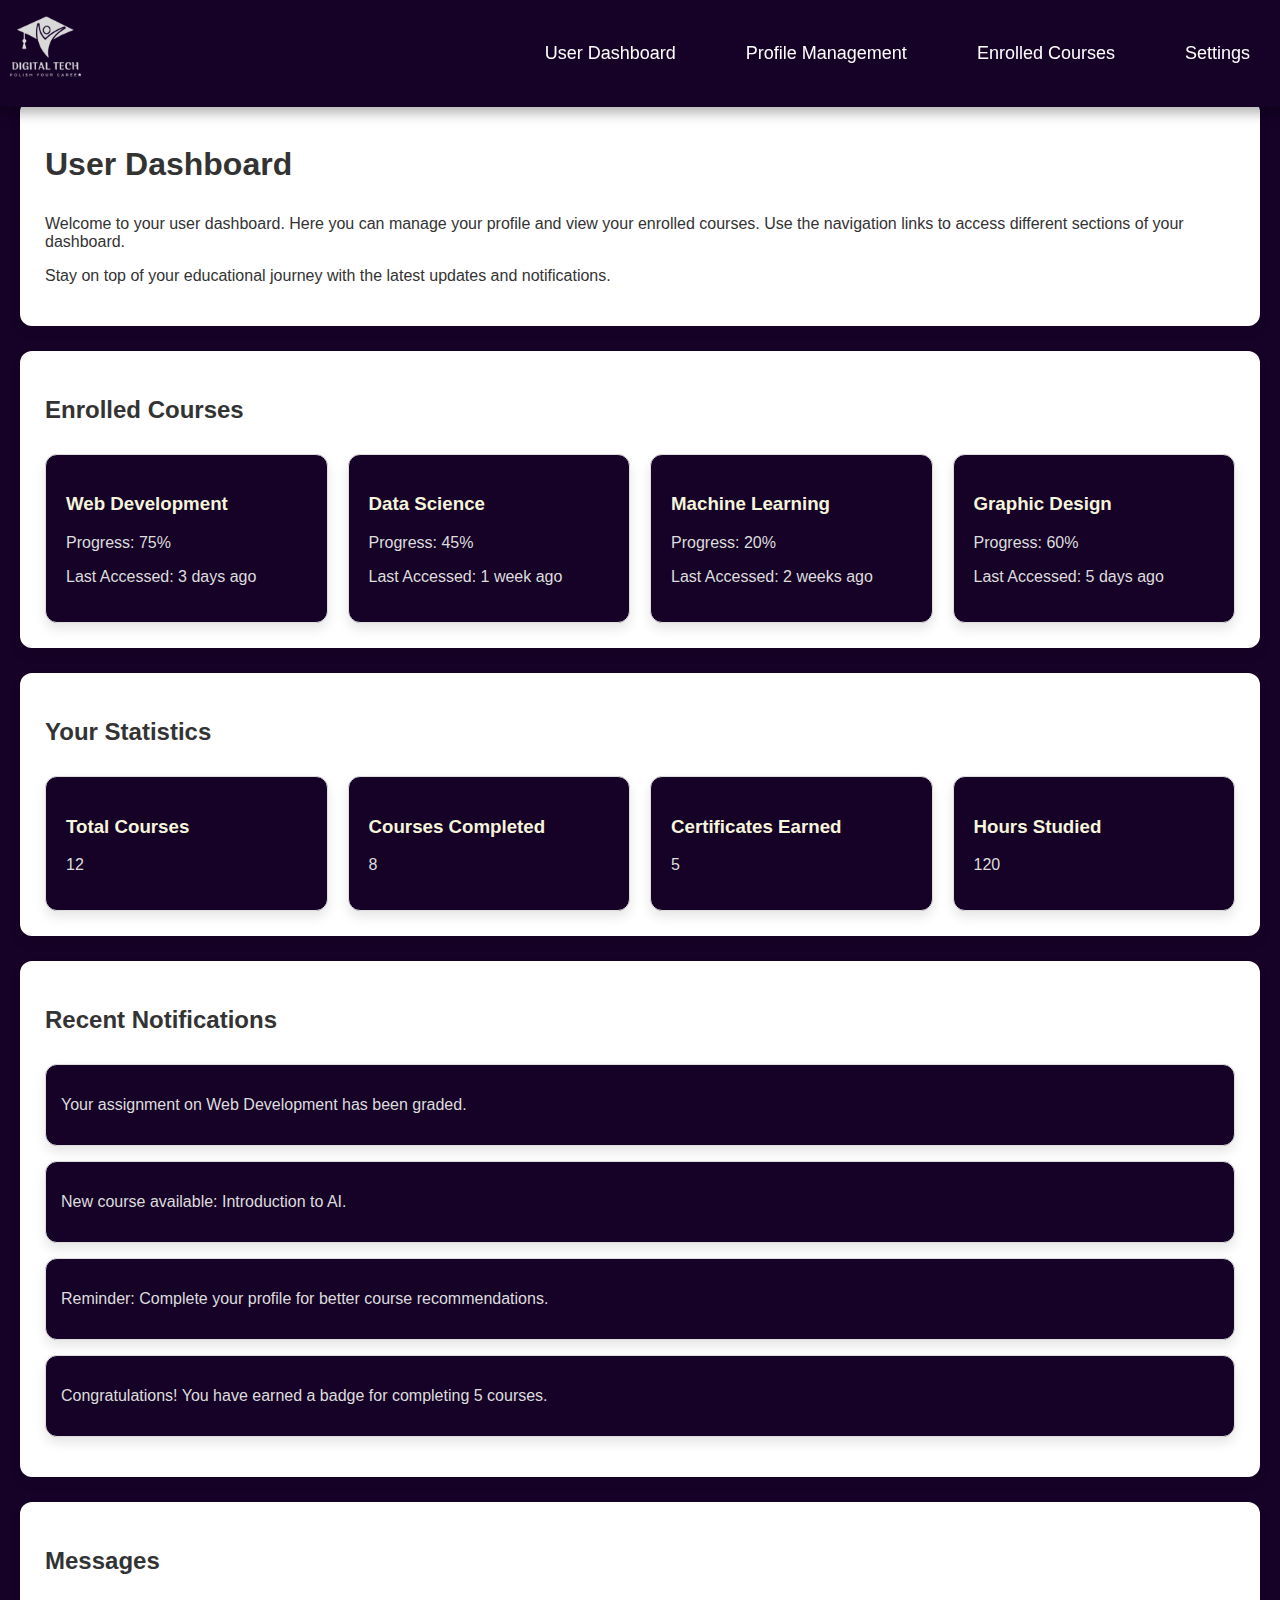
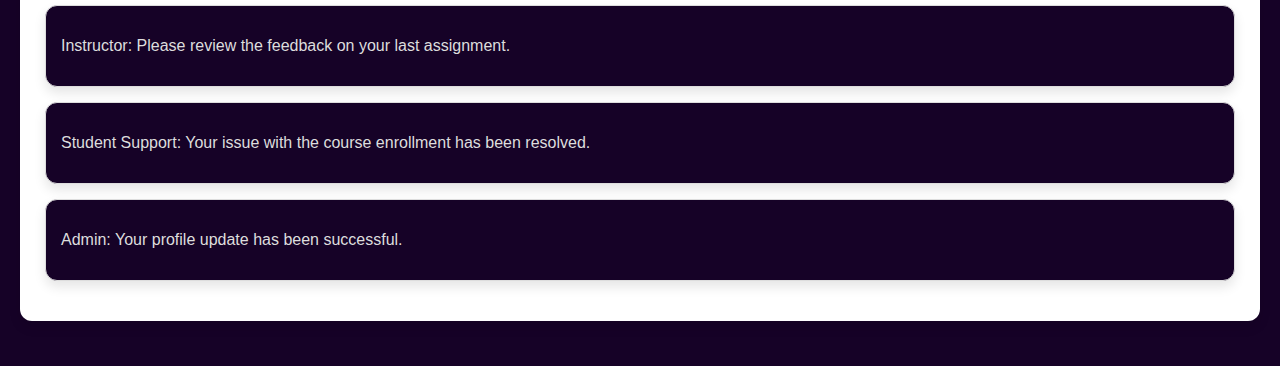
<file: Project/dashboard.html>
<!DOCTYPE html>
<html lang="en">
<head>
    <meta charset="UTF-8">
    <meta name="viewport" content="width=device-width, initial-scale=1.0">
    <title>User Dashboard</title>
    <style>
        body {
            margin: 0;
            font-family: 'Segoe UI', Tahoma, Geneva, Verdana, sans-serif;
            background-color:rgb(22, 2, 39);
            color: #333;
            display: flex;
            flex-direction: column;
        }

        .navbar {
            display: flex;
            flex-direction: row;
            background: rgb(22, 2, 39);
            color: white;
            padding: 10px 5px;
            width: 100%;
            box-shadow: 0 4px 8px rgba(0,0,0,0.2);
            position: fixed;
            top: 0;
            left: 0;
            z-index: 1000;
            align-items: center;
            transition: box-shadow 0.3s ease-in-out, background 0.3s ease;
        }

        .navbar:hover {
            box-shadow: 0 6px 12px rgba(0,0,0,0.3);
            background: rgb(22, 2, 39);
        }

        .logo {
            font-size: 26px;
            font-weight: bold;
            color: #fff;
            margin-right: auto;
        }

        .logo a {
            text-decoration: none;
            color: #fff;
            transition: color 0.3s;
        }

        .logo a:hover {
            color: #f4f4f9;
        }

        .navbar-menu {
            display: flex;
            flex-direction: row;
            align-items: center;
        }

        .navbar-menu a {
            text-decoration: none;
            color: white;
            margin: 0 20px;
            font-size: 18px;
            padding: 10px 15px;
            border-radius: 8px;
            transition: background-color 0.3s, color 0.3s, transform 0.3s;
        }

        .navbar-menu a:hover {
            background-color: #231a35;
            color: #f4f4f9;
            transform: scale(1.1);
        }

        .hamburger {
            display: none; /* Hidden by default */
            cursor: pointer;
            flex-direction: column;
            gap: 5px;
            margin-left: auto; /* Ensure it stays to the right */
        }

        .hamburger span {
            display: block;
            width: 25px;
            height: 2px; /* Adjusted for better visibility */
            background: white;
            border-radius: 3px;
            transition: background 0.3s, transform 0.3s;
        }

        .hamburger.open span:nth-child(1) {
            transform: rotate(45deg) translate(5px, 5px);
        }

        .hamburger.open span:nth-child(2) {
            opacity: 0;
        }

        .hamburger.open span:nth-child(3) {
            transform: rotate(-45deg) translate(5px, -5px);
        }

       

        .content {
            padding: 20px;
            margin-top: 80px; 
            flex: 1;
            transition: padding 0.3s ease-in-out;
        }

        section {
            background:#fff;
            border-radius: 12px;
            box-shadow: 0 6px 12px rgba(0,0,0,0.1);
            padding: 25px;
            margin-bottom: 25px;
            transition: box-shadow 0.3s ease-in-out, transform 0.3s ease-in-out;
        }

        section:hover {
            box-shadow: 0 12px 24px rgba(0,0,0,0.2);
            transform: translateY(-5px);
        }

        section h1, section h2 {
            color: #333;
            padding-bottom: 10px;
            transition: color 0.3s ease-in-out;
        }

        section:hover h1, section:hover h2 {
            color: rgb(35, 4, 61);
        }

        .course-grid {
            display: flex;
            gap: 20px;
            flex-wrap: wrap;
        }

        .course-card {
            background: rgb(22, 2, 39);
            border: 1px solid #ddd;
            border-radius: 12px;
            padding: 20px;
            box-shadow: 0 6px 12px rgba(0,0,0,0.1);
            flex: 1;
            transition: background-color 0.3s ease-in-out, transform 0.3s ease-in-out, box-shadow 0.3s ease-in-out;
            max-width: 300px;
            animation: fadeIn 0.6s ease-in-out;
        }


        .course-card:hover {
            background-color: #f0f0f5;
            transform: translateY(-5px);
            box-shadow: 0 12px 24px rgba(0,0,0,0.2);
        }

        .stats-grid {
            display: flex;
            gap: 20px;
            flex-wrap: wrap;
        }

        .stats-grid h3{
            color: beige;
        }

        .stats-grid p{
            color: #ddd;
        }

        .stats-card {
            background:rgb(22, 2, 39);
            border: 1px solid #ddd;
            border-radius: 12px;
            padding: 20px;
            box-shadow: 0 6px 12px rgba(0,0,0,0.1);
            flex: 1;
            transition: background-color 0.3s ease-in-out, transform 0.3s ease-in-out, box-shadow 0.3s ease-in-out;
            max-width: 300px;
            animation: fadeIn 0.6s ease-in-out;
        }

        .course-card h3{
            color: beige;
        }

        .course-card p{
            color: #ddd;
        }

        .stats-card:hover {
            background-color: #f0f0f5;
            transform: translateY(-5px);
            box-shadow: 0 12px 24px rgba(0,0,0,0.2);
        }

        .notifications .notification-item {
            background: rgb(22, 2, 39);
            border: 1px solid #ddd;
            border-radius: 12px;
            padding: 15px;
            box-shadow: 0 6px 12px rgba(0,0,0,0.1);
            margin-bottom: 15px;
            transition: background-color 0.3s ease-in-out, transform 0.3s ease-in-out;
            animation: fadeIn 0.6s ease-in-out;
        }

        .notifications .notification-item p{
            color: #ddd;
        }

        .notifications .notification-item:hover {
            background-color: #f0f0f5;
            transform: translateY(-3px);
        }

        .messages .message-item {
            background: rgb(22, 2, 39);
            border: 1px solid #ddd;
            border-radius: 12px;
            padding: 15px;
            box-shadow: 0 6px 12px rgba(0,0,0,0.1);
            margin-bottom: 15px;
            transition: background-color 0.3s ease-in-out, transform 0.3s ease-in-out;
            animation: fadeIn 0.6s ease-in-out;
        }

        .messages .message-item p{
            color: #ddd;
        }

        .messages .message-item:hover {
            background-color: #f0f0f5;
            transform: translateY(-3px);
        }

        .profile-info form {
            background: #fafafa;
            border: 1px solid #ddd;
            border-radius: 12px;
            padding: 25px;
            box-shadow: 0 6px 12px rgba(0,0,0,0.1);
            max-width: 400px;
            animation: fadeIn 0.6s ease-in-out;
        }

        .profile-info form label {
            display: block;
            margin-bottom: 8px;
            font-weight: bold;
        }

        .profile-info form input[type="password"] {
            width: calc(100% - 20px);
            padding: 12px;
            margin-bottom: 20px;
            border: 1px solid #ddd;
            border-radius: 8px;
        }

        .profile-info form button {
            background: rgb(22, 2, 39);
            color: white;
            padding: 12px 20px;
            border: none;
            border-radius: 8px;
            cursor: pointer;
            font-size: 18px;
            transition: background-color 0.3s ease-in-out, transform 0.3s ease-in-out;
        }

        .profile-info form button:hover {
            background: rgb(35, 4, 61);
            transform: translateY(-3px);
        }

        footer {
            text-align: center;
            padding: 20px;
            background: rgb(22, 2, 39);
            color: white;
            position: fixed;
            width: 100%;
            bottom: 0;
            box-shadow: 0 -4px 8px rgba(0,0,0,0.1);
        }

        @media (max-width: 768px) {
            .navbar-menu {
                display: none;
                flex-direction: column;
                position: absolute;
                top: 60px;
                left: 0;
                width: 100%;
                background: rgb(22, 2, 39);
                padding: 20px;
                box-shadow: 0 4px 8px rgba(0,0,0,0.2);
                transition: transform 0.3s ease, opacity 0.3s ease;
                transform: translateY(-20px);
                opacity: 0;
            }

            .navbar-menu.show {
                display: flex;
                transform: translateY(0);
                opacity: 1;
            }

            .hamburger {
                display: flex;
            }
        }

        @keyframes fadeIn {
            from {
                opacity: 0;
                transform: translateY(20px);
            }
            to {
                opacity: 1;
                transform: translateY(0);
            }
        }
    </style>
</head>
<body>
    <nav class="navbar">
        <div class="logo">
           <a href="index.html"> <img src="images/logo.png" alt="Logo" height="80px" width="80px"></a>
        </div>
        <div class="hamburger" onclick="toggleMenu()">
            <span></span>
            <span></span>
            <span></span>
        </div>
        <div class="navbar-menu">
            <a href="dashboard.html">User Dashboard</a>
            <a href="pf.html">Profile Management</a>
            <a href="enrolledc.html">Enrolled Courses</a>
            <a href="settings.html">Settings</a>
        </div>
    </nav>

    <div class="content">
        <section id="overview">
            <h1>User Dashboard</h1>
            <p>Welcome to your user dashboard. Here you can manage your profile and view your enrolled courses. Use the navigation links to access different sections of your dashboard.</p>
            <p>Stay on top of your educational journey with the latest updates and notifications.</p>
        </section>

        <section id="courses">
            <h2>Enrolled Courses</h2>
            <div class="course-grid">
                <div class="course-card">
                    <h3>Web Development</h3>
                    <p>Progress: 75%</p>
                    <p>Last Accessed: 3 days ago</p>
                </div>
                <div class="course-card">
                    <h3>Data Science</h3>
                    <p>Progress: 45%</p>
                    <p>Last Accessed: 1 week ago</p>
                </div>
                <div class="course-card">
                    <h3>Machine Learning</h3>
                    <p>Progress: 20%</p>
                    <p>Last Accessed: 2 weeks ago</p>
                </div>
                <div class="course-card">
                    <h3>Graphic Design</h3>
                    <p>Progress: 60%</p>
                    <p>Last Accessed: 5 days ago</p>
                </div>
            </div>
        </section>

        <section id="statistics">
            <h2 >Your Statistics</h2>
            <div class="stats-grid">
                <div class="stats-card">
                    <h3>Total Courses</h3>
                    <p>12</p>
                </div>
                <div class="stats-card">
                    <h3>Courses Completed</h3>
                    <p>8</p>
                </div>
                <div class="stats-card">
                    <h3>Certificates Earned</h3>
                    <p>5</p>
                </div>
                <div class="stats-card">
                    <h3>Hours Studied</h3>
                    <p>120</p>
                </div>
            </div>
        </section>

        <section id="notifications">
            <h2>Recent Notifications</h2>
            <div class="notifications">
                <div class="notification-item">
                    <p>Your assignment on Web Development has been graded.</p>
                </div>
                <div class="notification-item">
                    <p>New course available: Introduction to AI.</p>
                </div>
                <div class="notification-item">
                    <p>Reminder: Complete your profile for better course recommendations.</p>
                </div>
                <div class="notification-item">
                    <p>Congratulations! You have earned a badge for completing 5 courses.</p>
                </div>
            </div>
        </section>

        <section id="messages">
            <h2>Messages</h2>
            <div class="messages">
                <div class="message-item">
                    <p>Instructor: Please review the feedback on your last assignment.</p>
                </div>
                <div class="message-item">
                    <p>Student Support: Your issue with the course enrollment has been resolved.</p>
                </div>
                <div class="message-item">
                    <p>Admin: Your profile update has been successful.</p>
                </div>
            </div>
        </section>
    </div>

    <!-- <footer>
        <p>&copy; 2024 Your Educational Platform</p>
    </footer> -->

    <script>
        function toggleMenu() {
            const menu = document.querySelector('.navbar-menu');
            const hamburger = document.querySelector('.hamburger');
            menu.classList.toggle('show');
            hamburger.classList.toggle('open');
        }
    </script>
</body>
</html>
</file>
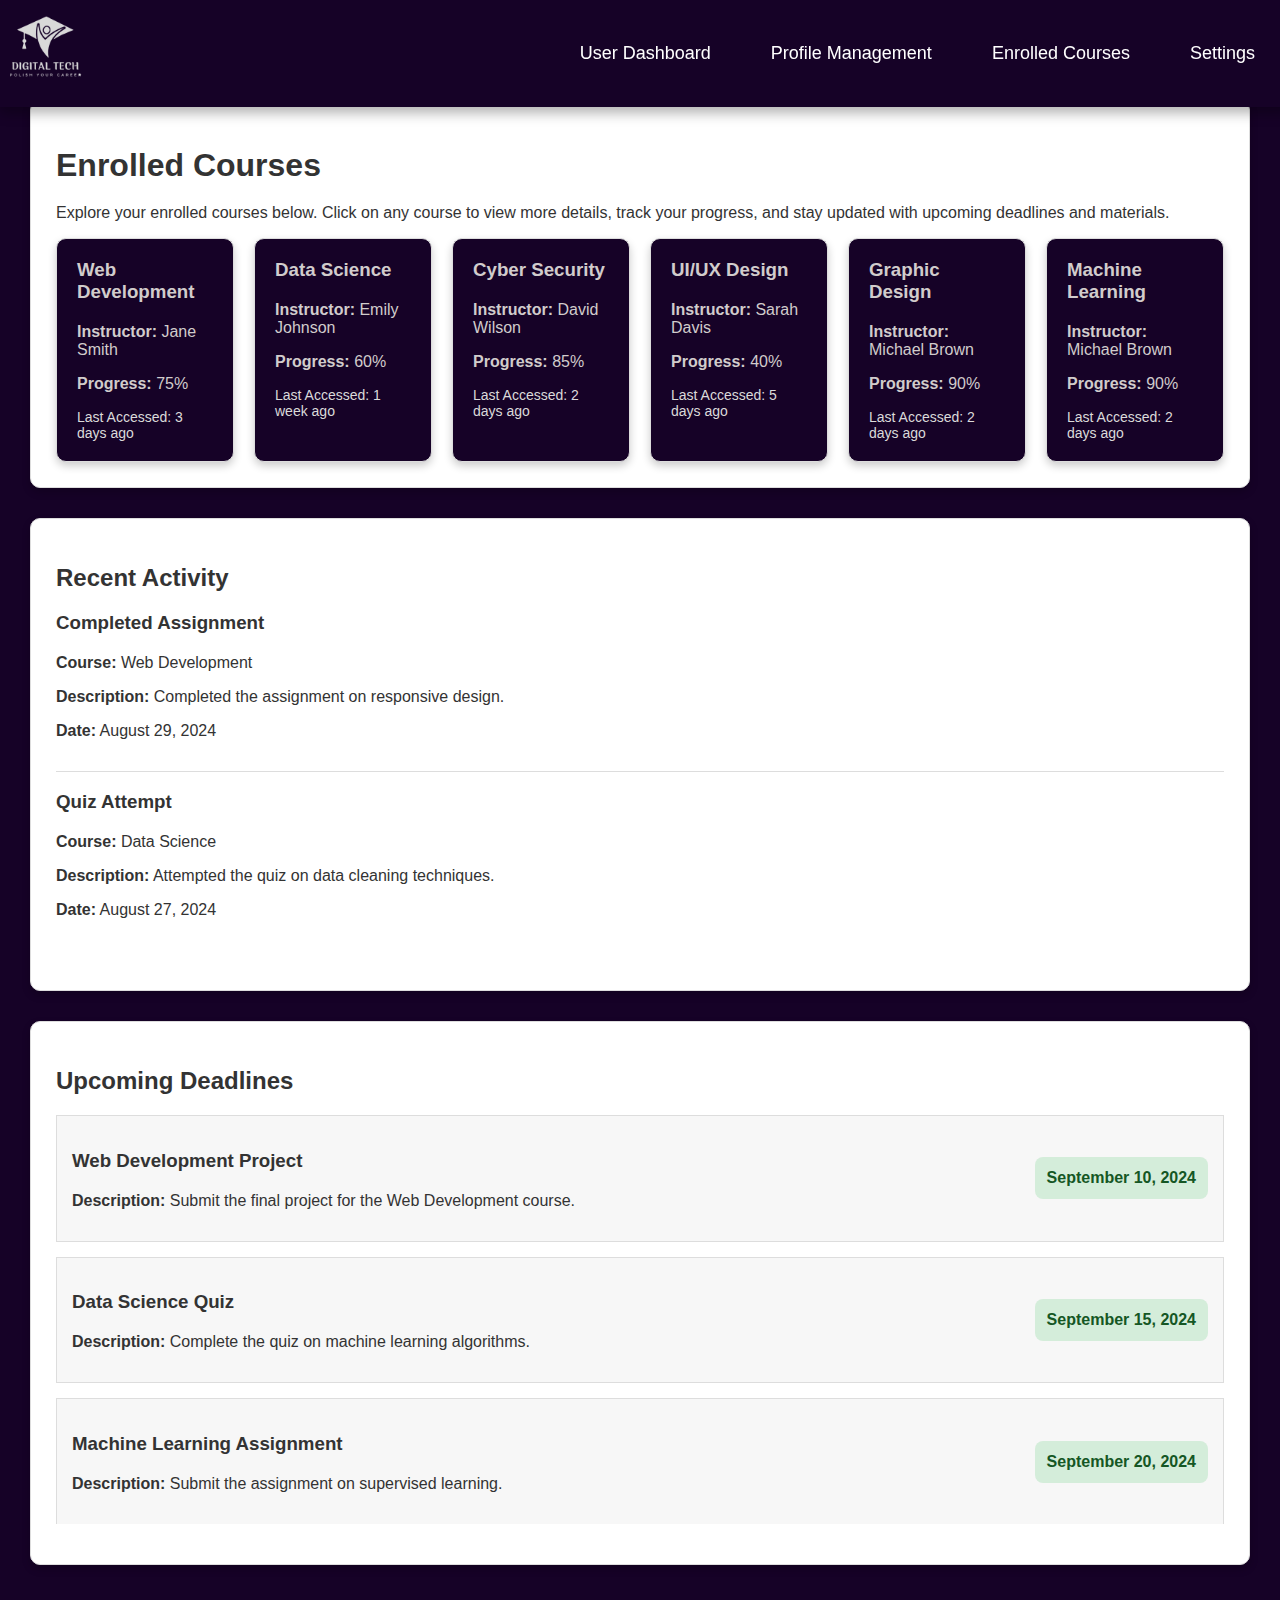
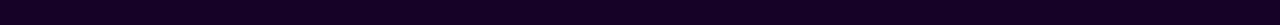
<file: Project/enrolledc.html>
<!DOCTYPE html>
<html lang="en">
<head>
    <meta charset="UTF-8">
    <meta name="viewport" content="width=device-width, initial-scale=1.0">
    <title>Enrolled Courses</title>
    <style>
        body {
            margin: 0;
            font-family: 'Segoe UI', Tahoma, Geneva, Verdana, sans-serif;
            background-color: rgb(22, 2, 39);
            color: #333;
            display: flex;
            flex-direction: column;
        }

        .navbar {
            display: flex;
            flex-direction: row;
            background: rgb(22, 2, 39);
            color: white;
            padding: 10px 5px;
            width: 100%;
            box-shadow: 0 4px 8px rgba(0,0,0,0.2);
            position: fixed;
            top: 0;
            left: 0;
            z-index: 1000;
            align-items: center;
            transition: box-shadow 0.3s ease-in-out, background 0.3s ease;
        }

        .navbar:hover {
            box-shadow: 0 6px 12px rgba(0,0,0,0.3);
            background: rgb(22, 2, 39);
        }

        .logo {
            font-size: 26px;
            font-weight: bold;
            color: #fff;
            margin-right: auto;
        }

        .logo a {
            text-decoration: none;
            color: #fff;
            transition: color 0.3s;
        }

        .logo a:hover {
            color: #f4f4f9;
        }

        .navbar-menu {
            display: flex;
            flex-direction: row;
            align-items: center;
        }

        .navbar-menu a {
            text-decoration: none;
            color: white;
            margin: 0 20px;
            font-size: 18px;
            padding: 10px 10px;
            border-radius: 8px;
            transition: background-color 0.3s, color 0.3s, transform 0.3s;
        }

        .navbar-menu a:hover {
            background-color: #231a35;
            color: #f4f4f9;
            transform: scale(1.1);
        }

        .hamburger {
            display: none;
            cursor: pointer;
            flex-direction: column;
            gap: 5px;
            margin-left: auto; /* Ensure it stays to the right */
        }

        .hamburger span {
            display: block;
            width: 25px;
            height: 2px; /* Adjusted for better visibility */
            background: white;
            border-radius: 3px;
            transition: background 0.3s, transform 0.3s;
        }

        .hamburger.open span:nth-child(1) {
            transform: rotate(45deg) translate(5px, 5px);
        }

        .hamburger.open span:nth-child(2) {
            opacity: 0;
        }

        .hamburger.open span:nth-child(3) {
            transform: rotate(-45deg) translate(5px, -5px);
        }

        @media (max-width: 768px) {
            .navbar-menu {
                display: none;
                flex-direction: column;
                position: absolute;
                top: 60px;
                left: 0;
                width: 100%;
                background: rgb(22, 2, 39);
                padding: 20px;
                box-shadow: 0 4px 8px rgba(0,0,0,0.2);
                transition: transform 0.3s ease, opacity 0.3s ease;
                transform: translateY(-20px);
                opacity: 0;
            }

            .navbar.show .navbar-menu {
                display: flex;
                transform: translateY(0);
                opacity: 1;
            }

            .hamburger {
                display: flex;
            }
        }

        .content {
            margin-top: 70px; 
            padding: 30px;
            transition: padding 0.3s ease;
            
        }

        section {
            background: white;
            border-radius: 10px;
            box-shadow: 0 4px 8px rgba(0,0,0,0.2);
            padding: 25px;
            margin-bottom: 30px;
            animation: fadeIn 0.6s ease-in-out;
            border: 1px solid #ddd;
        }

        @keyframes fadeIn {
            from {
                opacity: 0;
                transform: translateY(20px);
            }
            to {
                opacity: 1;
                transform: translateY(0);
            }
        }

        section h1, section h2, section h3 {
            color: #333;
            margin-bottom: 20px;
        }

        .course-grid {
            display: flex;
            flex-wrap: wrap;
            gap: 20px;
        }

        .course-card {
            background: rgb(22, 2, 39);
            border-radius: 10px;
            box-shadow: 0 4px 8px rgba(0,0,0,0.2);
            padding: 20px;
            transition: transform 0.3s, box-shadow 0.3s;
            flex: 1;
            max-width: calc(33% - 20px);
            box-sizing: border-box;
            border: 1px solid #ddd;
        }

        .course-card p{
            color: #d1cccc;
        }

        .course-card:hover {
            transform: translateY(-8px);
            box-shadow: 0 6px 12px rgba(0,0,0,0.3);
            
        }

        .course-card h3 {
            margin-top: 0;
            color: #d1cccc;
        }

        .progress {
            font-size: 14px;
            color: #dbdada;
        }

        .activity, .upcoming-deadlines {
            background: #ffffff;
            border-radius: 10px;
            box-shadow: 0 4px 8px rgba(0,0,0,0.2);
            padding: 25px;
            margin-bottom: 30px;
            animation: fadeIn 0.6s ease-in-out;
        }

        .activity-item, .deadline-card {
            border-bottom: 1px solid #ddd;
            padding-bottom: 15px;
            margin-bottom: 15px;
        }

        .activity-item:last-child, .deadline-card:last-child {
            border-bottom: none;
        }

        .deadline-card {
            display: flex;
            justify-content: space-between;
            align-items: center;
            border: 1px solid #ddd;
            padding: 15px;
            background: #f7f7f7;
            transition: background-color 0.3s, border-color 0.3s;
        }

        .deadline-card:hover {
            background: #e2e2e2;
            border-color: #ccc;
        }

        .deadline-details {
            flex: 1;
        }

        .deadline-date {
            background: #d4edda;
            color: #155724;
            padding: 12px;
            border-radius: 8px;
            font-weight: bold;
            text-align: center;
        }
    </style>
</head>
<body>
    <nav class="navbar">
        <div class="logo">
            <a href="index.html"><img src="images/logo.png" alt="Logo" height="80px" width="80px"></a>
        </div>
        <div class="navbar-menu">
            <a href="dashboard.html">User Dashboard</a>
            <a href="pf.html">Profile Management</a>
            <a href="enrolledc.html">Enrolled Courses</a>
            <a href="settings.html">Settings</a>
        </div>
        <div class="hamburger" onclick="toggleMenu()">
            <span></span>
            <span></span>
            <span></span>
        </div>
    </nav>

    <div class="content">
        <section id="enrolled-courses">
            <h1>Enrolled Courses</h1>
            <p>Explore your enrolled courses below. Click on any course to view more details, track your progress, and stay updated with upcoming deadlines and materials.</p>
            
            <div class="course-grid">
                <div class="course-card">
                    <h3>Web Development</h3>
                    <p><strong>Instructor:</strong> Jane Smith</p>
                    <p><strong>Progress:</strong> 75%</p>
                    <div class="progress">Last Accessed: 3 days ago</div>
                </div>
                <div class="course-card">
                    <h3>Data Science</h3>
                    <p><strong>Instructor:</strong> Emily Johnson</p>
                    <p><strong>Progress:</strong> 60%</p>
                    <div class="progress">Last Accessed: 1 week ago</div>
                </div>
                <div class="course-card">
                    <h3>Cyber Security</h3>
                    <p><strong>Instructor:</strong> David Wilson</p>
                    <p><strong>Progress:</strong> 85%</p>
                    <div class="progress">Last Accessed: 2 days ago</div>
                </div>
                <div class="course-card">
                    <h3>UI/UX Design</h3>
                    <p><strong>Instructor:</strong> Sarah Davis</p>
                    <p><strong>Progress:</strong> 40%</p>
                    <div class="progress">Last Accessed: 5 days ago</div>
                </div>
                <div class="course-card">
                    <h3>Graphic Design</h3>
                    <p><strong>Instructor:</strong> Michael Brown</p>
                    <p><strong>Progress:</strong> 90%</p>
                    <div class="progress">Last Accessed: 2 days ago</div>
                </div>
                <div class="course-card">
                    <h3>Machine Learning</h3>
                    <p><strong>Instructor:</strong> Michael Brown</p>
                    <p><strong>Progress:</strong> 90%</p>
                    <div class="progress">Last Accessed: 2 days ago</div>
                </div>
            </div>
        </section>

        <section id="activity" class="activity">
            <h2>Recent Activity</h2>
            <div class="activity-item">
                <h3>Completed Assignment</h3>
                <p><strong>Course:</strong> Web Development</p>
                <p><strong>Description:</strong> Completed the assignment on responsive design.</p>
                <p><strong>Date:</strong> August 29, 2024</p>
            </div>
            <div class="activity-item">
                <h3>Quiz Attempt</h3>
                <p><strong>Course:</strong> Data Science</p>
                <p><strong>Description:</strong> Attempted the quiz on data cleaning techniques.</p>
                <p><strong>Date:</strong> August 27, 2024</p>
            </div>
        </section>

        <section id="upcoming-deadlines" class="upcoming-deadlines">
            <h2>Upcoming Deadlines</h2>
            <div class="deadline-card">
                <div class="deadline-details">
                    <h3>Web Development Project</h3>
                    <p><strong>Description:</strong> Submit the final project for the Web Development course.</p>
                </div>
                <div class="deadline-date">September 10, 2024</div>
            </div>
            <div class="deadline-card">
                <div class="deadline-details">
                    <h3>Data Science Quiz</h3>
                    <p><strong>Description:</strong> Complete the quiz on machine learning algorithms.</p>
                </div>
                <div class="deadline-date">September 15, 2024</div>
            </div>
            <div class="deadline-card">
                <div class="deadline-details">
                    <h3>Machine Learning Assignment</h3>
                    <p><strong>Description:</strong> Submit the assignment on supervised learning.</p>
                </div>
                <div class="deadline-date">September 20, 2024</div>
            </div>
        </section>
    </div>

    <script>
        function toggleMenu() {
            const navbar = document.querySelector('.navbar');
            navbar.classList.toggle('show');
            const hamburger = document.querySelector('.hamburger');
            hamburger.classList.toggle('open');
        }
    </script>
</body>
</html>
</file>
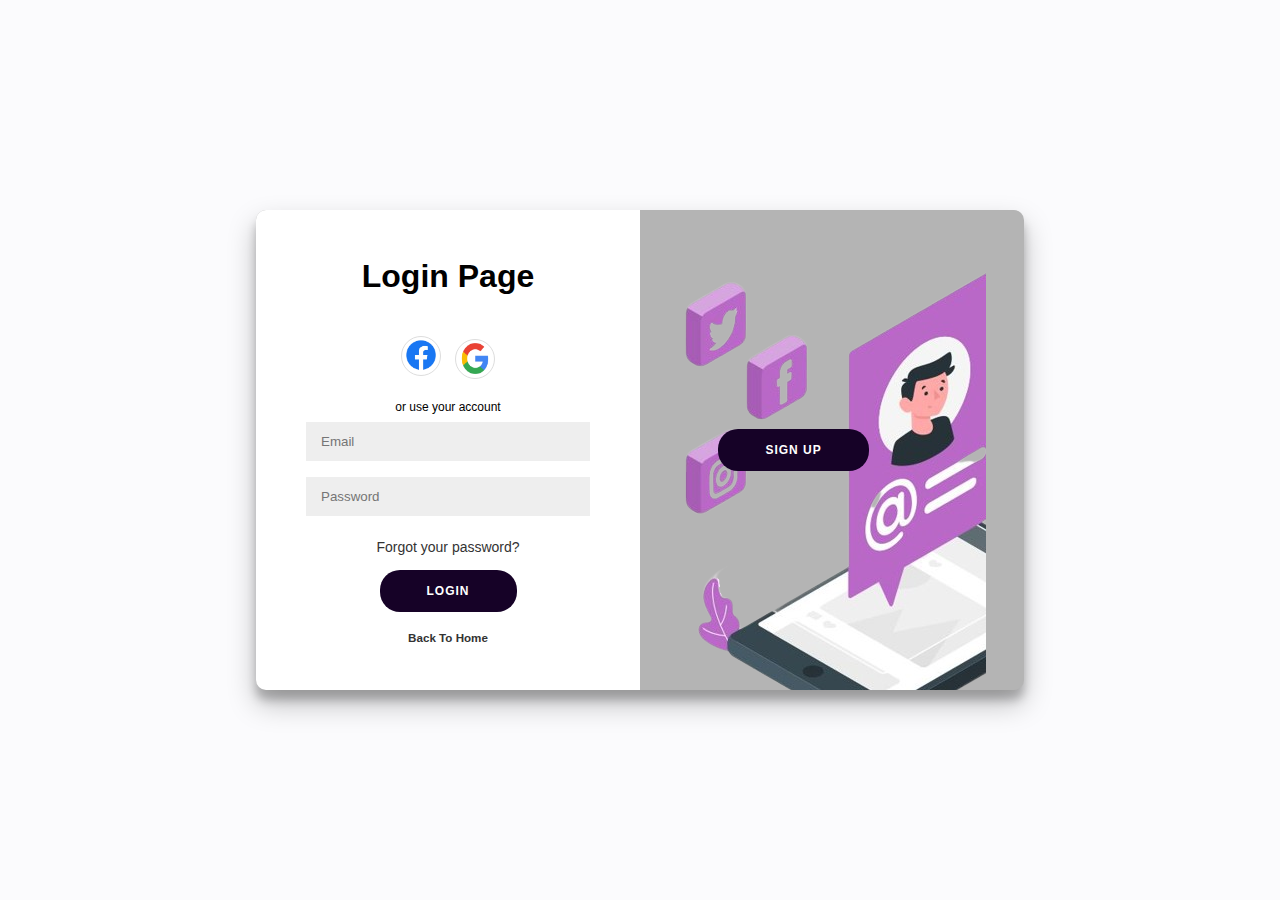
<file: Project/loginform.html>
<!DOCTYPE html>
<html lang="en">
<head>
    <meta charset="UTF-8">
    <meta name="viewport" content="width=device-width, initial-scale=1.0">
    <link rel="stylesheet" href="index.css">
    <title>User Form</title>
</head>
<body>


    <div class="container">
        <div class="form-container sign-up-container">
            <form id="signUpForm">
                <h1>Create Account</h1>
                <div class="social-container">
                    <a href="#" class="social" id="googleSignIn"><img src="images/fb.png"  height="40px" width="40px" alt="Google"></a>
                    <a href="#" class="social" id="facebookSignIn"><img src="images/google.png"  height="35px" width="40px" alt="Facebook"></a>
                </div>
                <span>or use your email for registration</span>
                <input type="text" placeholder="Name" required />
                <input type="email" placeholder="Email" required />
                <input type="password" placeholder="Password" required />
                <button>Sign Up</button>
                <div class="backtohome" >
                    <a href="index.html"><h5>Back To Home</h5></a>
                </div>
            </form>
        </div>
        <div class="form-container sign-in-container">
            <form id="signInForm">
                <h1>Login Page</h1>
                <div class="social-container">
                    <a href="#" class="social" id="googleSignIn"><img src="images/fb.png"  height="40px" width="40px" alt="Google"></a>
                    <a href="#" class="social" id="facebookSignIn"><img src="images/google.png"  height="35px" width="40px" alt="Facebook"></a>
                </div>
                <span>or use your account</span>
                <input type="email" placeholder="Email" required />
                <input type="password" placeholder="Password" required />
                <a href="#">Forgot your password?</a>
                <button>Login </button>
                <div class="backtohome" >
                    <a href="index.html"><h5>Back To Home </h5></a>
                </div>
            </form>
        </div>
        <div class="overlay-container">
            <div class="overlay">
                <div class="overlay-panel overlay-left">
                   
                    <button class="ghost" id="signIn">Sign In</button>
                </div>
                <div class="overlay-panel overlay-right">
                   
                    <button class="ghost" id="signUp">Sign Up</button>
                    
                
                </div>
            </div>
        </div>
    </div>
    <script src="index.js"></script>
</body>
</html>
</file>
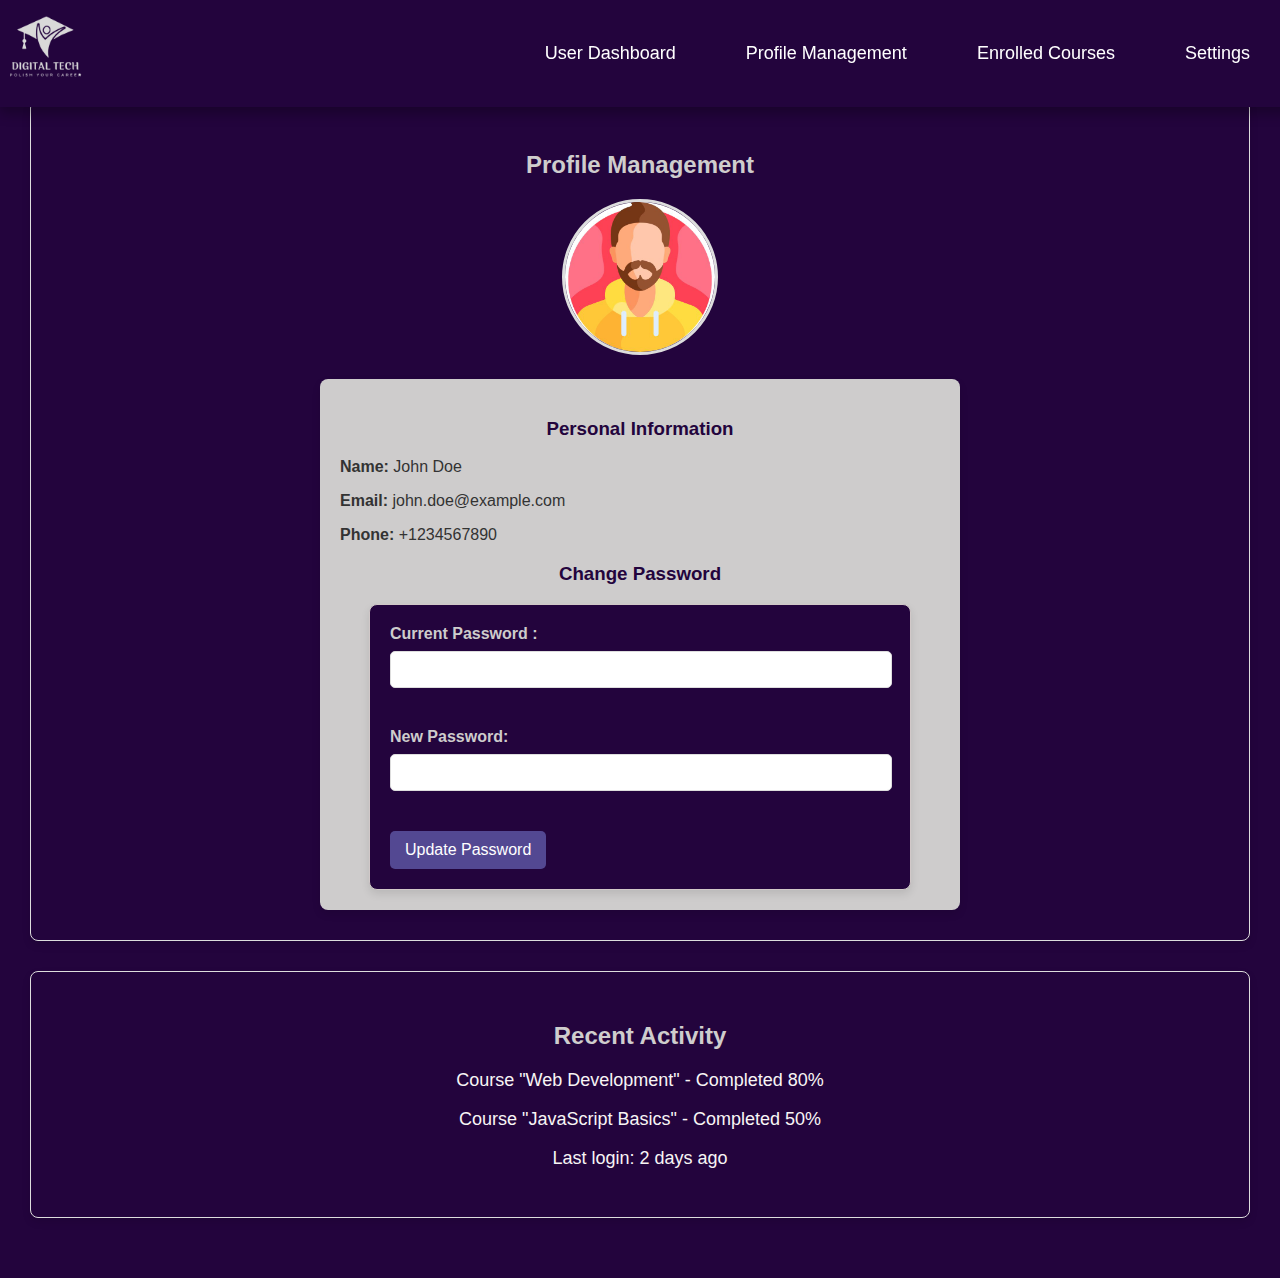
<file: Project/pf.html>
<!DOCTYPE html>
<html lang="en">
<head>
    <meta charset="UTF-8">
    <meta name="viewport" content="width=device-width, initial-scale=1.0">
    <title>Profile Management</title>
    <style>
        body {
            margin: 0;
            font-family: 'Segoe UI', Tahoma, Geneva, Verdana, sans-serif;
            background-color: rgb(35, 4, 61);       
            color: #333;
            display: flex;
            flex-direction: column;
        }

        .navbar {
            display: flex;
            flex-direction: row;
            background:  rgb(35, 4, 61);
            color: white;
            padding: 10px 5px;
            width: 100%;
            box-shadow: 0 4px 8px rgba(0,0,0,0.2);
            position: fixed;
            top: 0;
            left: 0;
            z-index: 1000;
            align-items: center;
            transition: box-shadow 0.3s ease-in-out, background 0.3s ease;
        }

        .navbar:hover {
            box-shadow: 0 6px 12px rgba(0,0,0,0.3);
            background:  rgb(35, 4, 61);
        }

        .logo {
            font-size: 26px;
            font-weight: bold;
            color: #fff;
            margin-right: auto;
        }

        .logo a {
            text-decoration: none;
            color: #fff;
            transition: color 0.3s;
        }

        .logo a:hover {
            color: #f4f4f9;
        }

        .navbar-menu {
            display: flex;
            flex-direction: row;
            align-items: center;
        }

        .navbar-menu a {
            text-decoration: none;
            color: white;
            margin: 0 20px;
            font-size: 18px;
            padding: 10px 15px;
            border-radius: 8px;
            transition: background-color 0.3s, color 0.3s, transform 0.3s;
        }

        .navbar-menu a:hover {
            background-color: #231a35;
            color: #f4f4f9;
            transform: scale(1.1);
        }

        .hamburger {
            display: none; /* Hidden by default */
            cursor: pointer;
            flex-direction: column;
            gap: 5px;
            margin-left: auto; /* Ensure it stays to the right */
        }

        .hamburger span {
            display: block;
            width: 25px;
            height: 2px; /* Adjusted for better visibility */
            background: white;
            border-radius: 3px;
            transition: background 0.3s, transform 0.3s;
        }

        .hamburger.open span:nth-child(1) {
            transform: rotate(45deg) translate(5px, 5px);
        }

        .hamburger.open span:nth-child(2) {
            opacity: 0;
        }

        .hamburger.open span:nth-child(3) {
            transform: rotate(-45deg) translate(5px, -5px);
        }

        @media (max-width: 768px) {
            .navbar-menu {
                display: none;
                flex-direction: column;
                position: absolute;
                top: 60px;
                left: 0;
                width: 100%;
                background:  rgb(35, 4, 61);
                padding: 20px;
                box-shadow: 0 4px 8px rgba(0,0,0,0.2);
                transition: transform 0.3s ease, opacity 0.3s ease;
                transform: translateY(-20px);
                opacity: 0;
            }

            .navbar-menu.show {
                display: flex;
                transform: translateY(0);
                opacity: 1;
            }

            .hamburger {
                display: flex;
            }   
        }

        .content {
            margin-top: 70px; /* Adjust margin to avoid content overlap with fixed navbar */
            padding: 30px;
            transition: padding 0.3s ease;
        }

        section {
            background: rgb(35, 4, 61);
            border-radius: 8px;
            box-shadow: 0 4px 8px rgba(0,0,0,0.1);
            padding: 30px;
            margin-bottom: 30px;
            animation: fadeIn 0.6s ease-in-out;
            border: 1px solid #ddd;
            transition: background-color 0.3s, box-shadow 0.3s;
        }

        section:hover {
            background-color:  rgb(35, 4, 61);
            box-shadow: 0 6px 12px rgba(0,0,0,0.2);
        }

        @keyframes fadeIn {
            from {
                opacity: 0;
                transform: translateY(20px);
            }
            to {
                opacity: 1;
                transform: translateY(0);
            }
        }

        section h1, section h2, section h3 {
            color: #cfcdcd;
            text-align: center;
        }

        .profile-info h3{
            color:  rgb(35, 4, 61);; 
            
        }

        .profile-info form {
            background: rgb(35, 4, 61);
            border: 1px solid #d1c8c8;
            border-radius: 8px;
            padding: 20px;
            box-shadow: 0 4px 8px rgba(0,0,0,0.1);
            max-width: 500px;
            margin: 0 auto;
            transition: box-shadow 0.3s, background-color 0.3s;
        }

        .profile-info form:hover {
            background-color: rgb(35, 4, 61);
            box-shadow: 0 6px 12px rgba(0,0,0,0.2);
        }

        .profile-info form label {
            display: block;
            margin-bottom: 8px;
            font-weight: bold;
        }

        .profile-info form input[type="password"] {
            width: calc(100% - 20px);
            padding: 10px;
            margin-bottom: 20px;
            border: 1px solid #ddd;
            border-radius: 5px;
            transition: border-color 0.3s;
        }

        .profile-info form input[type="password"]:focus {
            border-color: #161327;
            outline: none;
        }

        .profile-info form button {
            background: #534892;
            color: white;
            padding: 10px 15px;
            border: none;
            border-radius: 5px;
            cursor: pointer;
            font-size: 16px;
            transition: background-color 0.3s, transform 0.3s;
        }

        .profile-info form button:hover {
            background: #231a35;
            transform: scale(1.05);
        }

        .profile-info form .form-group {
            margin-bottom: 20px;
        }

        .profile-picture {
            text-align: center;
            margin-bottom: 20px;
        }

        .profile-picture img {
            border-radius: 50%;
            border: 3px solid #ddd;
            width: 150px;
            height: 150px;
            object-fit: cover;
            transition: border-color 0.3s;
        }

        .profile-picture img:hover {
            border-color: #717172;
        }

        .profile-info {
            max-width: 600px;
            margin: 0 auto;
            padding: 20px;
            background: #cecccc;
            border-radius: 8px;
            box-shadow: 0 4px 8px rgba(0,0,0,0.1);
        }

        .activity {
            text-align: center;
        }

        .activity p {
            font-size: 18px;
            color: #f8f5f5;
        }

        .form-group label{
            color: #cecccc;
        }

    </style>
</head>
<body>
    <nav class="navbar">
        <div class="logo"> <img src="images/logo.png" alt="" height="80px" width="80px" > 
        <a href="index.html"></a> </div></a> 
        <div class="navbar-menu">
            <a href="dashboard.html">User Dashboard</a>
            <a href="pf.html">Profile Management</a>
            <a href="enrolledc.html">Enrolled Courses</a>
            <a href="settings.html">Settings</a>
        </div>
        <div class="hamburger" onclick="toggleMenu()">
            <span></span>
            <span></span>
            <span></span>
        </div>
    </nav>
    <div class="content">
        <section id="profile">
            <h2>Profile Management</h2>
            <div class="profile-picture">
                <img src="images/pfp.jfif" alt="Profile Picture">
            </div>
            <div class="profile-info">
                <h3>Personal Information</h3>
                <p><strong>Name:</strong> John Doe</p>
                <p><strong>Email:</strong> john.doe@example.com</p>
                <p><strong>Phone:</strong> +1234567890</p>
                
                <h3>Change Password</h3>
                <form>
                    <div class="form-group">
                        <label for="current-password">Current Password  : </label>
                        <input type="password" id="current-password" name="current-password" required>
                    </div>
                    <div class="form-group">
                        <label for="new-password">New Password:</label>
                        <input type="password" id="new-password" name="new-password" required>
                    </div>
                    <button type="submit">Update Password</button>
                </form>
            </div>
        </section>

        <section id="activity">
            <h2>Recent Activity</h2>
            <div class="activity">
                <p>Course "Web Development" - Completed 80%</p>
                <p>Course "JavaScript Basics" - Completed 50%</p>
                <p>Last login: 2 days ago</p>
            </div>
        </section>
    </div>

    <script>
        function toggleMenu() {
            const menu = document.querySelector('.navbar-menu');
            const hamburger = document.querySelector('.hamburger');
            menu.classList.toggle('show');
            hamburger.classList.toggle('open');
        }
    </script>
</body>
</html>
</file>
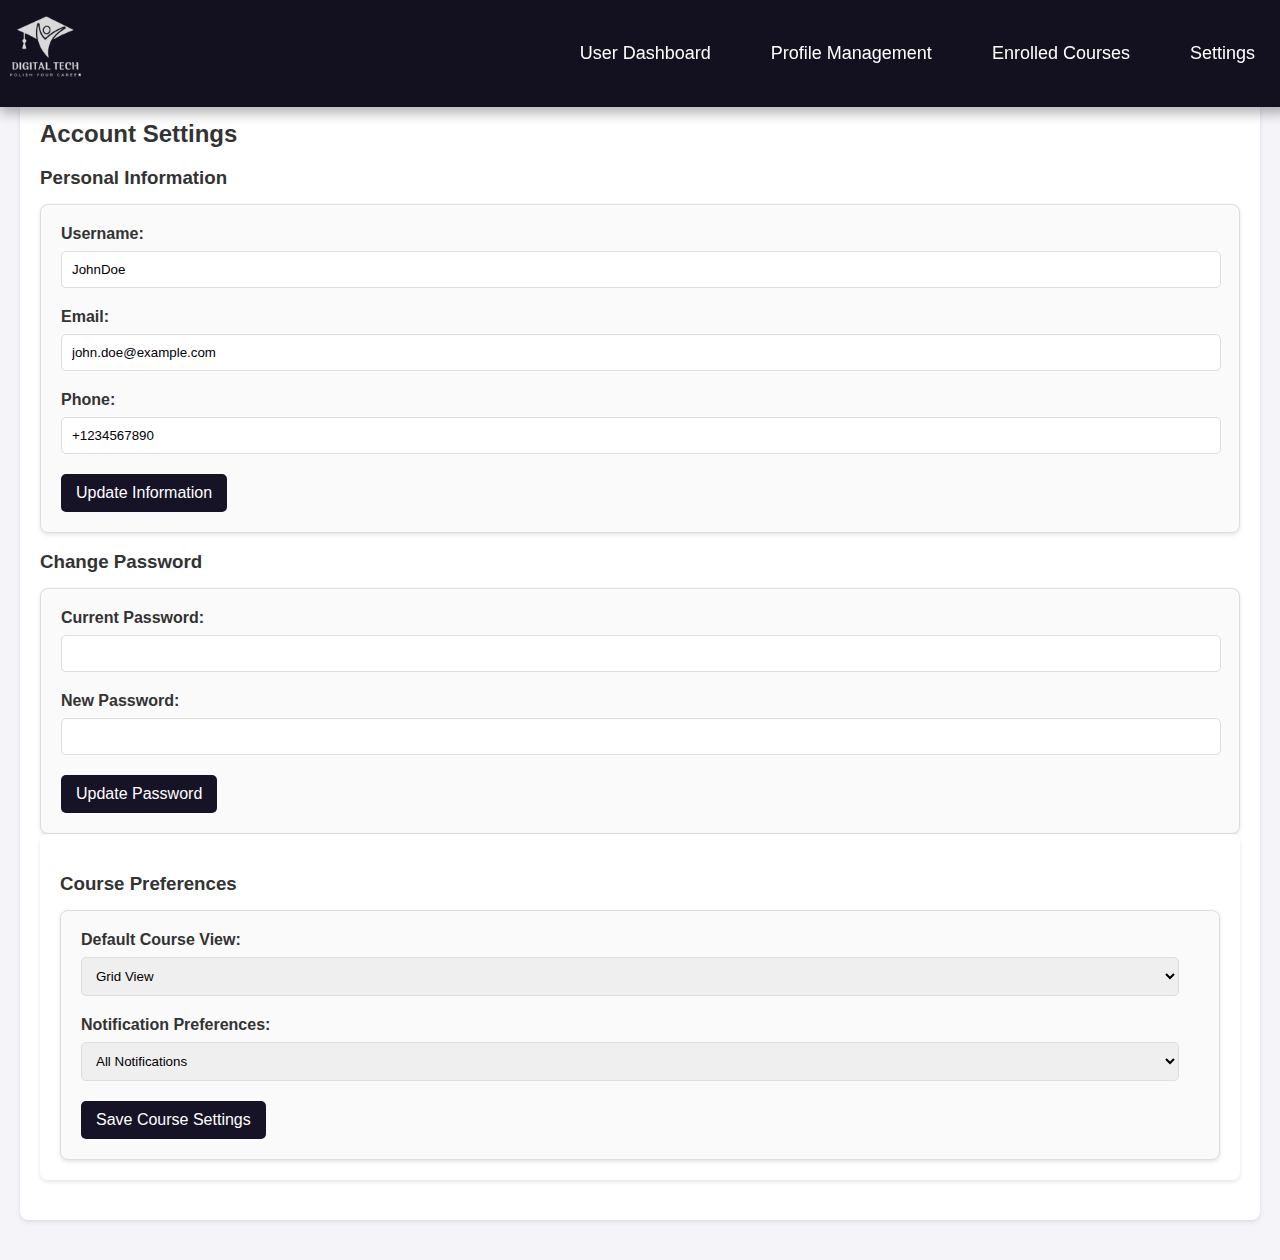
<file: Project/settings.html>
<!DOCTYPE html>
<html lang="en">
<head>
    <meta charset="UTF-8">
    <meta name="viewport" content="width=device-width, initial-scale=1.0">
    <title>Settings</title>
    <style>
        body {
            margin: 0;
            font-family: 'Segoe UI', Tahoma, Geneva, Verdana, sans-serif;
            background-color: #f4f4f9;
            color: #333;
            display: flex;
            flex-direction: column;
        }

        .navbar {
            display: flex;
            flex-direction: row;
            background: #161327;
            color: white;
            padding: 10px 5px;
            width: 100%;
            box-shadow: 0 4px 8px rgba(0,0,0,0.2);
            position: fixed;
            top: 0;
            left: 0;
            z-index: 1000;
            align-items: center;
            transition: box-shadow 0.3s ease-in-out, background 0.3s ease;
        }

        .navbar:hover {
            box-shadow: 0 6px 12px rgba(0,0,0,0.3);
            background: #13101f;
        }

        .logo {
            font-size: 26px;
            font-weight: bold;
            color: #fff;
            margin-right: auto;
        }

        .logo a {
            text-decoration: none;
            color: #fff;
            transition: color 0.3s;
        }

        .logo a:hover {
            color: #f4f4f9;
        }

        .navbar-menu {
            display: flex;
            flex-direction: row;
            align-items: center;
        }

        .navbar-menu a {
            text-decoration: none;
            color: white;
            margin: 0 20px;
            font-size: 18px;
            padding: 10px 10px;
            border-radius: 8px;
            transition: background-color 0.3s, color 0.3s, transform 0.3s;
        }

        .navbar-menu a:hover {
            background-color: #231a35;
            color: #f4f4f9;
            transform: scale(1.1);
        }

        .hamburger {
            display: none; /* Hidden by default */
            cursor: pointer;
            flex-direction: column;
            gap: 5px;
            margin-left: auto; /* Ensure it stays to the right */
        }

        .hamburger span {
            display: block;
            width: 25px;
            height: 2px; /* Adjusted for better visibility */
            background: white;
            border-radius: 3px;
            transition: background 0.3s, transform 0.3s;
        }

        .hamburger.open span:nth-child(1) {
            transform: rotate(45deg) translate(5px, 5px);
        }

        .hamburger.open span:nth-child(2) {
            opacity: 0;
        }

        .hamburger.open span:nth-child(3) {
            transform: rotate(-45deg) translate(5px, -5px);
        }

        @media (max-width: 768px) {
            .navbar-menu {
                display: none;
                flex-direction: column;
                position: absolute;
                top: 60px;
                left: 0;
                width: 100%;
                background: #161327;
                padding: 20px;
                box-shadow: 0 4px 8px rgba(0,0,0,0.2);
                transition: transform 0.3s ease, opacity 0.3s ease;
                transform: translateY(-20px);
                opacity: 0;
            }

            .navbar-menu.show {
                display: flex;
                transform: translateY(0);
                opacity: 1;
            }

            .hamburger {
                display: flex;
            }
        }

        .content {
            margin-top: 60px; /* Adjust margin to avoid content overlap with fixed navbar */
            padding: 20px;
            transition: padding 0.3s ease;
        }

        section {
            background: white;
            border-radius: 8px;
            box-shadow: 0 2px 4px rgba(0,0,0,0.1);
            padding: 20px;
            margin-bottom: 20px;
            animation: fadeIn 0.5s ease-in-out;
        }

        @keyframes fadeIn {
            from {
                opacity: 0;
                transform: translateY(20px);
            }
            to {
                opacity: 1;
                transform: translateY(0);
            }
        }

        section h1, section h2, section h3 {
            color: #333;
            margin-bottom: 15px;
        }

        .settings-form {
            background: #fafafa;
            border: 1px solid #ddd;
            border-radius: 8px;
            padding: 20px;
            box-shadow: 0 2px 4px rgba(0,0,0,0.1);
            transition: box-shadow 0.3s ease;
        }

        .settings-form:hover {
            box-shadow: 0 4px 10px rgba(0,0,0,0.2);
        }

        .settings-form label {
            display: block;
            margin-bottom: 8px;
            font-weight: bold;
        }

        .settings-form input[type="text"],
        .settings-form input[type="email"],
        .settings-form input[type="password"],
        .settings-form select {
            width: calc(100% - 20px);
            padding: 10px;
            margin-bottom: 20px;
            border: 1px solid #ddd;
            border-radius: 5px;
            transition: border-color 0.3s ease;
        }

        .settings-form input[type="text"]:focus,
        .settings-form input[type="email"]:focus,
        .settings-form input[type="password"]:focus,
        .settings-form select:focus {
            border-color: #161327;
            outline: none;
        }

        .settings-form button {
            background: #161327;
            color: white;
            padding: 10px 15px;
            border: none;
            border-radius: 5px;
            cursor: pointer;
            font-size: 16px;
            transition: background-color 0.3s, transform 0.3s;
        }

        .settings-form button:hover {
            background: #231a35;
            transform: scale(1.05);
        }
    </style>
</head>
<body>
    <nav class="navbar">
        <div class="logo">
            <a href="index.html"><img src="images/logo.png" alt="Logo" height="80px" width="80px"></a>
        </div>
        <div class="navbar-menu">
            <a href="dashboard.html">User Dashboard</a>
            <a href="pf.html">Profile Management</a>
            <a href="enrolledc.html">Enrolled Courses</a>
            <a href="settings.html">Settings</a>
        </div>
        <div class="hamburger" onclick="toggleMenu()">
            <span></span>
            <span></span>
            <span></span>
        </div>
    </nav>

    <div class="content">
        <section id="settings">
            <h2>Account Settings</h2>
            <div class="settings-info">
                <h3>Personal Information</h3>
                <form class="settings-form">
                    <div class="form-group">
                        <label for="username">Username:</label>
                        <input type="text" id="username" name="username" value="JohnDoe" required>
                    </div>
                    <div class="form-group">
                        <label for="email">Email:</label>
                        <input type="email" id="email" name="email" value="john.doe@example.com" required>
                    </div>
                    <div class="form-group">
                        <label for="phone">Phone:</label>
                        <input type="text" id="phone" name="phone" value="+1234567890">
                    </div>
                    <button type="submit">Update Information</button>
                </form>
                
                <h3>Change Password</h3>
                <form class="settings-form">
                    <div class="form-group">
                        <label for="current-password">Current Password:</label>
                        <input type="password" id="current-password" name="current-password" required>
                    </div>
                    <div class="form-group">
                        <label for="new-password">New Password:</label>
                        <input type="password" id="new-password" name="new-password" required>
                    </div>
                    <button type="submit">Update Password</button>
                </form>
            </div>

            <section class="course-settings">
                <h3>Course Preferences</h3>
                <form class="settings-form">
                    <div class="form-group">
                        <label for="default-course-view">Default Course View:</label>
                        <select id="default-course-view" name="default-course-view">
                            <option value="grid">Grid View</option>
                            <option value="list">List View</option>
                        </select>
                    </div>
                    <div class="form-group">
                        <label for="notification-preferences">Notification Preferences:</label>
                        <select id="notification-preferences" name="notification-preferences">
                            <option value="all">All Notifications</option>
                            <option value="important">Only Important</option>
                            <option value="none">No Notifications</option>
                        </select>
                    </div>
                    <button type="submit">Save Course Settings</button>
                </form>
            </section>
        </section>
    </div>
    <script>
        function toggleMenu() {
            const menu = document.querySelector('.navbar-menu');
            const hamburger = document.querySelector('.hamburger');
            menu.classList.toggle('show');
            hamburger.classList.toggle('open');
        }
    </script>
</body>
</html>
</file>
<file: Project/index.css>
* {
    box-sizing: border-box;
}

body {
    
    font-family: 'Arial', sans-serif;
    background: #fbfbfd;
    display: flex;
    justify-content: center;
    align-items: center;
    height: 100vh;
    margin: 0;
}

.container {
    background: #b4b4b4;
    border-radius: 10px;
    box-shadow: 0 14px 28px rgba(0, 0, 0, 0.25), 0 10px 10px rgba(0, 0, 0, 0.22);
    position: relative;
    overflow: hidden;
    width: 768px;
    max-width: 100%;
    min-height: 480px;
}

.form-container {
    
    position: absolute;
    top: 0;
    height: 100%;
    transition: all 0.6s ease-in-out;
}

.sign-in-container {
    left: 0;
    width: 50%;
    z-index: 2;
}

.container.right-panel-active .sign-in-container {
    transform: translateX(100%);
}

.sign-up-container {
    left: 0;
    width: 50%;
    opacity: 0;
    z-index: 1;
}

.container.right-panel-active .sign-up-container {
    transform: translateX(100%);
    opacity: 1;
    z-index: 5;
    animation: show 0.6s;
}

@keyframes show {
    0%, 49.99% {
        opacity: 0;
        z-index: 1;
    }

    50%, 100% {
        opacity: 1;
        z-index: 5;
    }
}

.overlay-container {
    /* background-image: url(images/login.png); */

    position: absolute;
    top: 0;
    left: 50%;
    width: 50%;
    height: 100%;
    overflow: hidden;
    transition: transform 0.6s ease-in-out;
    z-index: 100;
    
}

.container.right-panel-active .overlay-container {
    transform: translateX(-100%);
}

.overlay {
    background-image: url(images/login.png);
    background-repeat: no-repeat;
    background-position: 0 0;
    color: #fff;
    position: relative;
    left: -110%;
    height: 100%;
    width: 200%;
    transform: translateX(0);
    transition: transform 0.6s ease-in-out;
}

.container.right-panel-active .overlay {
    
    transform: translateX(50%);
}

.overlay-panel {
   
    position: absolute;
    display: flex;
    align-items: center;
    justify-content: center;
    flex-direction: column;
    padding: 0 40px;
    text-align: center;
    top: 0;
    height: 100%;
    width: 50%;
    transform: translateX(0);
    transition: transform 0.6s ease-in-out;
    
}

.overlay-left {
   
    transform: translateX(-20%);
}

.container.right-panel-active .overlay-left {
    
    transform: translateX(0);
}

.overlay-right {
    background-image: url(images/signin.png);    
    right: 0;
    transform: translateX(0);
    color: rgb(8, 8, 58);
    text-align: center;
    align-items: center;
    
}

.container.right-panel-active .overlay-right {
    transform: translateX(20%);
}

form {
    background-color: #ffffff;
    display: flex;
    align-items: center;
    justify-content: center;
    flex-direction: column;
    padding: 0 50px;
    height: 100%;
    text-align: center;
}

.social-container {
    margin: 20px 0;
}

.social-container a {
    border: 1px solid #dddddd;
    border-radius: 50%;
    display: inline-flex;
    justify-content: center;
    align-items: center;
    margin: 0 5px;
    height: 40px;
    width: 40px;
    transition: all 0.3s ease-in-out;
}

.social-container a:hover {
    background-color: #f1f1f1;
}

form input {
    background-color: #eee;
    border: none;
    padding: 12px 15px;
    margin: 8px 0;
    width: 100%;
    transition: background-color 0.3s ease-in-out;
}

form input:focus {
    background-color: #ddd;
}

button {
    border-radius: 20px;
    background-color: rgb(22, 2, 39);
    border-color: transparent;
    color: #ffffff;
    font-size: 12px;
    font-weight: bold;
    padding: 12px 45px;
    letter-spacing: 1px;
    text-transform: uppercase;
    transition: all 0.3s ease-in-out;
}

button:hover {
    background-color: rgb(35, 4, 61);
    border-color: transparent;    
    text-shadow: #333;
}

button:active {
    transform: scale(0.95);
}

button:focus {
    outline: none;
}

button.ghost {
    background-color: rgb(22, 2, 39);
    border-color: transparent;
}

form {
    background-color: #ffffff;
    display: flex;
    align-items: center;
    justify-content: center;
    flex-direction: column;
    padding: 0 50px;
    height: 100%;
    text-align: center;
}

button.ghost:hover{
    background-color: rgb(35, 4, 61);
}

form span {
    font-size: 12px;
}

form a {
    color: #333;
    font-size: 14px;
    text-decoration: none;
    margin: 15px 0;
    transition: color 0.3s ease-in-out;
}

form a:hover {
    color:  rgb(31, 5, 102);
}



@media screen and (max-width: 400px) {
    .form{
        padding: 20px 10px;
    }

    .overlay-right{
        padding: 0px ;
    }
    
}

nav ul {
    list-style-type: none;
    padding: 0;
}

nav ul li {
    display: inline;
    margin-right: 1rem;
}

nav ul li a {
    color: white;
    text-decoration: none;
}

main {
    padding: 2rem;
}

#profile, #courses, #announcements, #events, #performance {
    margin-bottom: 2rem;
}

#profile p, #courses ul, #announcements ul, #events ul, #performance div {
    border: 1px solid #ccc;
    padding: 1rem;
    border-radius: 4px;
}

@media (max-width: 600px) {
    header, nav ul, form, main {
        padding: 1rem;
    }

    nav ul li {
        display: block;
        margin-bottom: 1rem;
    }
}
</file>
